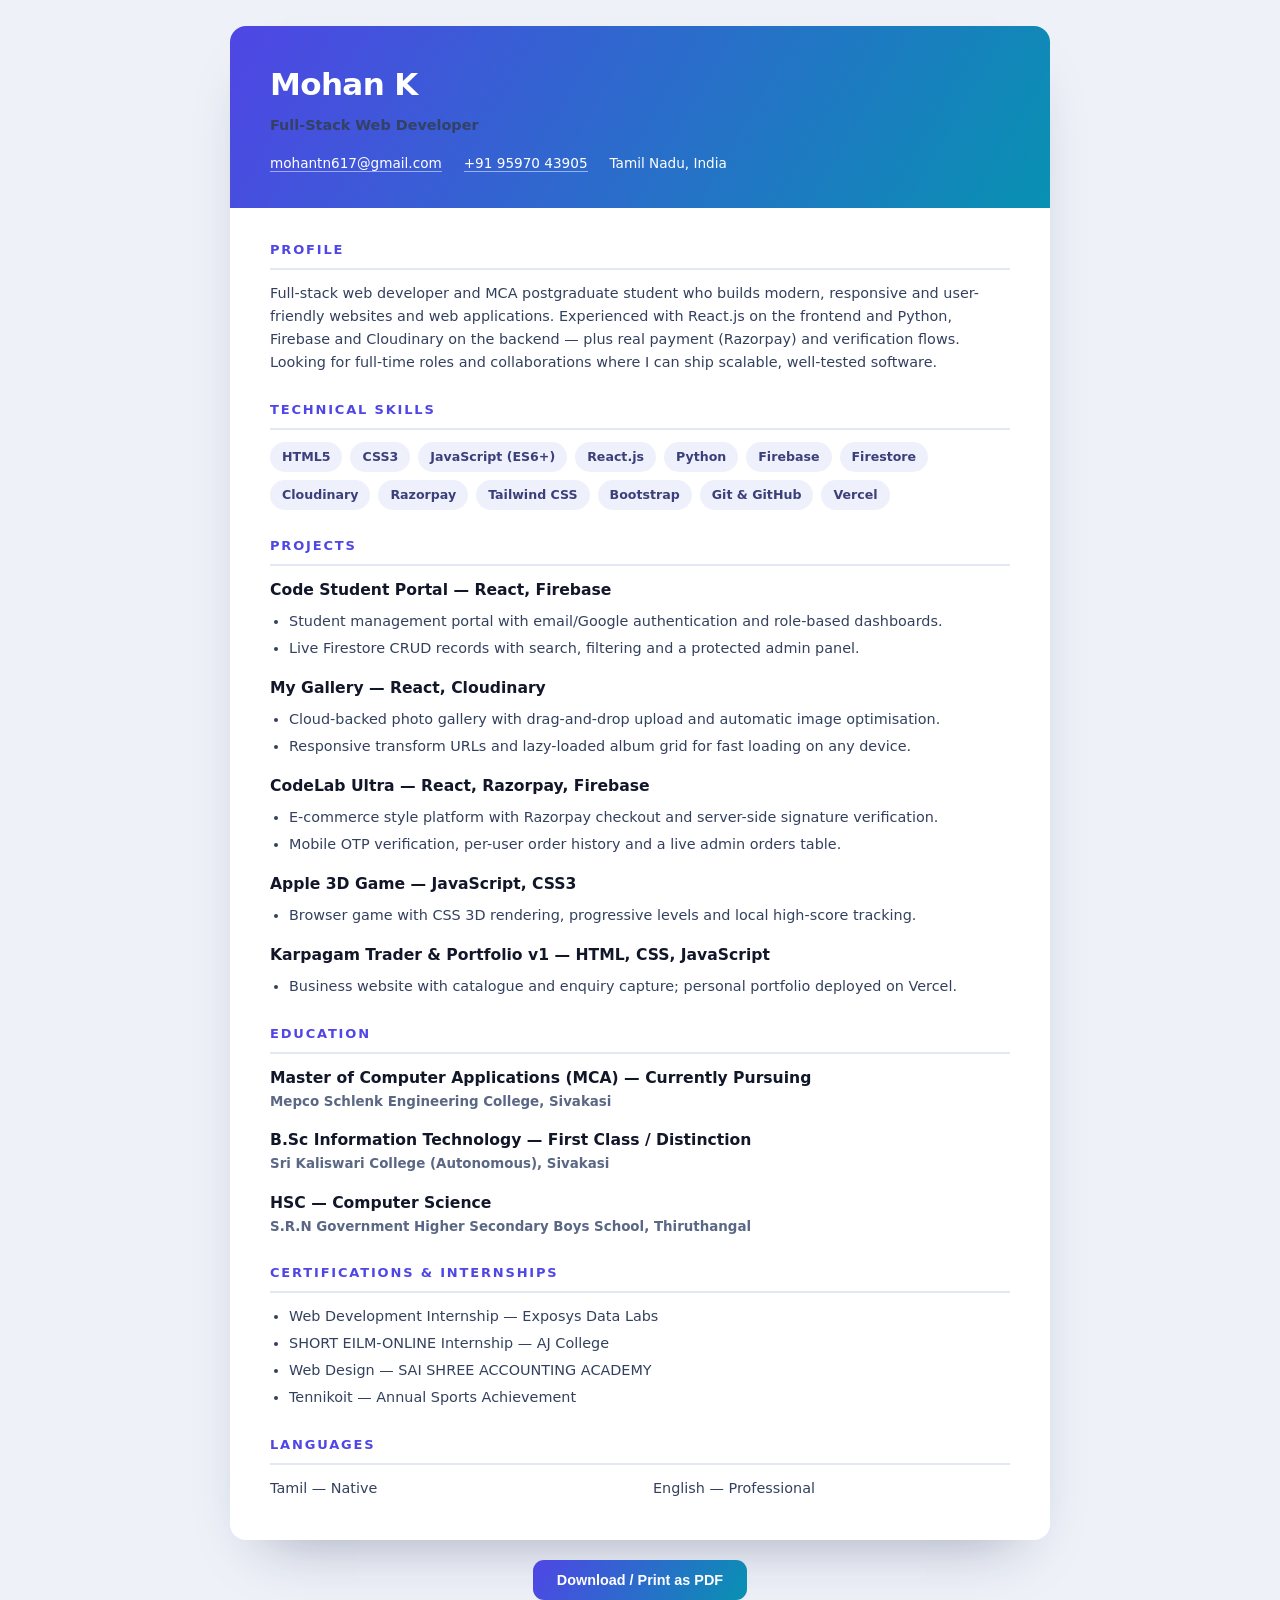
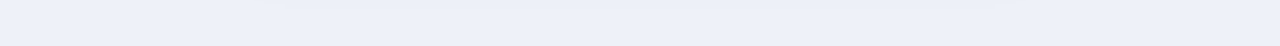
<file: assets/Mohan-K-Resume.html>
<!DOCTYPE html>
<html lang="en">
<head>
<meta charset="UTF-8" />
<meta name="viewport" content="width=device-width, initial-scale=1.0" />
<title>Mohan K — Resume</title>
<style>
  :root{--ink:#111729;--muted:#5a6785;--line:#e3e8f2;--brand:#4f46e5}
  *{box-sizing:border-box;margin:0;padding:0}
  body{font-family:"Segoe UI",system-ui,-apple-system,Arial,sans-serif;color:var(--ink);background:#eef1f8;line-height:1.6;padding:26px 14px}
  .sheet{max-width:820px;margin:0 auto;background:#fff;border-radius:16px;box-shadow:0 30px 60px -34px rgba(20,30,70,.4);overflow:hidden}
  header{padding:34px 40px;background:linear-gradient(120deg,#4f46e5,#0891b2);color:#fff}
  header h1{font-size:31px;letter-spacing:-.02em}
  header p.role{font-weight:600;opacity:.94;margin-top:4px}
  .meta{display:flex;flex-wrap:wrap;gap:8px 22px;margin-top:16px;font-size:13.6px}
  .meta a{color:#fff;text-decoration:none;border-bottom:1px solid rgba(255,255,255,.5)}
  main{padding:32px 40px 40px}
  h2{font-size:13px;letter-spacing:.14em;text-transform:uppercase;color:var(--brand);margin:26px 0 12px;padding-bottom:7px;border-bottom:2px solid var(--line)}
  h2:first-child{margin-top:0}
  p,li{font-size:14.4px;color:#33405e}
  .item{margin-bottom:16px}
  .item h3{font-size:15.6px;color:var(--ink)}
  .item .sub{font-size:13.4px;color:var(--muted);font-weight:600}
  ul{padding-left:19px;margin-top:7px}
  li{margin-bottom:4px}
  .tags{display:flex;flex-wrap:wrap;gap:8px;margin-top:6px}
  .tags span{font-size:12.6px;font-weight:700;padding:5px 12px;border-radius:99px;background:#eef1fb;color:#3b3f7a}
  .two{display:grid;grid-template-columns:1fr 1fr;gap:6px 26px}
  footer.no-print{padding:20px;text-align:center}
  .btn{display:inline-block;background:linear-gradient(120deg,#4f46e5,#0891b2);color:#fff;padding:12px 24px;border-radius:11px;font-weight:700;text-decoration:none;font-size:14.4px;border:0;cursor:pointer}
  @media print{body{background:#fff;padding:0}.sheet{box-shadow:none;border-radius:0}.no-print{display:none}header{padding:26px 32px}main{padding:22px 32px}}
  @media (max-width:560px){header,main{padding-inline:22px}.two{grid-template-columns:1fr}}
</style>
</head>
<body>
<div class="sheet">
  <header>
    <h1>Mohan K</h1>
    <p class="role">Full-Stack Web Developer</p>
    <div class="meta">
      <span><a href="mailto:mohantn617@gmail.com">mohantn617@gmail.com</a></span>
      <span><a href="tel:+919597043905">+91 95970 43905</a></span>
      <span>Tamil Nadu, India</span>
    </div>
  </header>

  <main>
    <h2>Profile</h2>
    <p>Full-stack web developer and MCA postgraduate student who builds modern, responsive and user-friendly
       websites and web applications. Experienced with React.js on the frontend and Python, Firebase and
       Cloudinary on the backend — plus real payment (Razorpay) and verification flows. Looking for full-time
       roles and collaborations where I can ship scalable, well-tested software.</p>

    <h2>Technical Skills</h2>
    <div class="tags">
      <span>HTML5</span><span>CSS3</span><span>JavaScript (ES6+)</span><span>React.js</span>
      <span>Python</span><span>Firebase</span><span>Firestore</span><span>Cloudinary</span>
      <span>Razorpay</span><span>Tailwind CSS</span><span>Bootstrap</span><span>Git &amp; GitHub</span><span>Vercel</span>
    </div>

    <h2>Projects</h2>
    <div class="item">
      <h3>Code Student Portal — React, Firebase</h3>
      <ul>
        <li>Student management portal with email/Google authentication and role-based dashboards.</li>
        <li>Live Firestore CRUD records with search, filtering and a protected admin panel.</li>
      </ul>
    </div>
    <div class="item">
      <h3>My Gallery — React, Cloudinary</h3>
      <ul>
        <li>Cloud-backed photo gallery with drag-and-drop upload and automatic image optimisation.</li>
        <li>Responsive transform URLs and lazy-loaded album grid for fast loading on any device.</li>
      </ul>
    </div>
    <div class="item">
      <h3>CodeLab Ultra — React, Razorpay, Firebase</h3>
      <ul>
        <li>E-commerce style platform with Razorpay checkout and server-side signature verification.</li>
        <li>Mobile OTP verification, per-user order history and a live admin orders table.</li>
      </ul>
    </div>
    <div class="item">
      <h3>Apple 3D Game — JavaScript, CSS3</h3>
      <ul>
        <li>Browser game with CSS 3D rendering, progressive levels and local high-score tracking.</li>
      </ul>
    </div>
    <div class="item">
      <h3>Karpagam Trader &amp; Portfolio v1 — HTML, CSS, JavaScript</h3>
      <ul>
        <li>Business website with catalogue and enquiry capture; personal portfolio deployed on Vercel.</li>
      </ul>
    </div>

    <h2>Education</h2>
    <div class="item">
      <h3>Master of Computer Applications (MCA) — Currently Pursuing</h3>
      <p class="sub">Mepco Schlenk Engineering College, Sivakasi</p>
    </div>
    <div class="item">
      <h3>B.Sc Information Technology — First Class / Distinction</h3>
      <p class="sub">Sri Kaliswari College (Autonomous), Sivakasi</p>
    </div>
    <div class="item">
      <h3>HSC — Computer Science</h3>
      <p class="sub">S.R.N Government Higher Secondary Boys School, Thiruthangal</p>
    </div>

    <h2>Certifications &amp; Internships</h2>
    <ul>
      <li>Web Development Internship — Exposys Data Labs</li>
      <li>SHORT EILM-ONLINE Internship — AJ College</li>
      <li>Web Design — SAI SHREE ACCOUNTING ACADEMY</li>
      <li>Tennikoit — Annual Sports Achievement</li>
    </ul>

    <h2>Languages</h2>
    <div class="two"><p>Tamil — Native</p><p>English — Professional</p></div>
  </main>
</div>
<footer class="no-print">
  <button class="btn" onclick="window.print()">Download / Print as PDF</button>
</footer>
</body>
</html>
</file>
